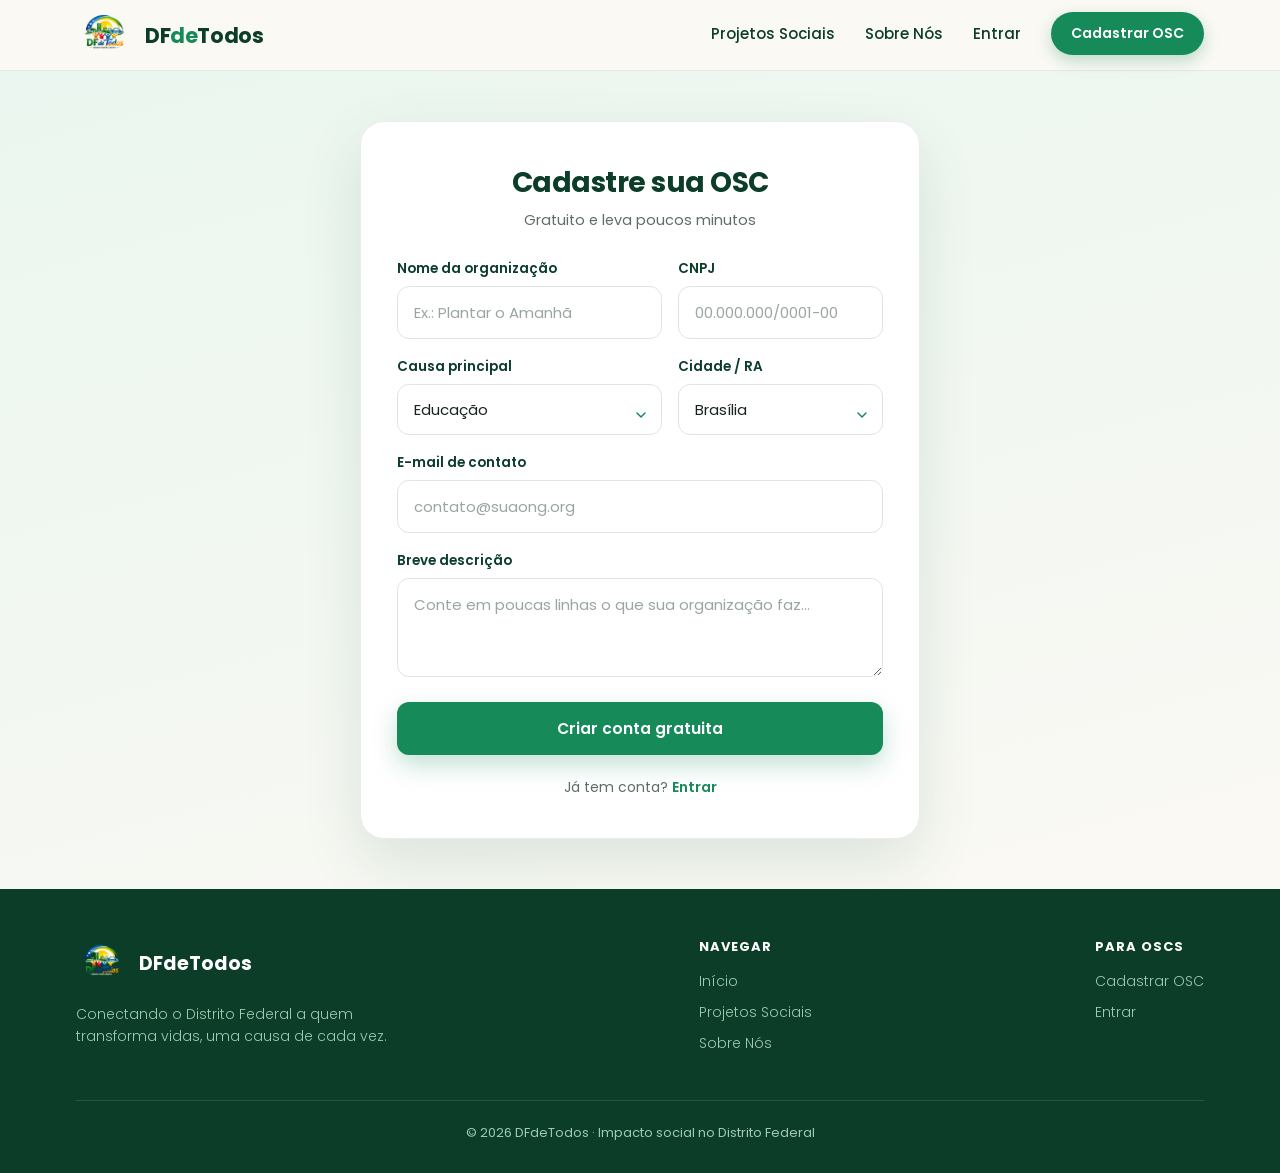
<file: cadastro-osc.html>
<!DOCTYPE html>
<html lang="pt-br">

<head>
    <meta charset="UTF-8">
    <meta name="viewport" content="width=device-width, initial-scale=1.0">
    <title>Cadastrar OSC — DFdeTodos</title>
    <link rel="stylesheet" href="css/estilo.css">
    <link rel="stylesheet" href="css/auth.css">
</head>

<body>

    <header>
        <div class="container nav-inner">
            <a href="home.html" class="brand">
                <img class="brand-logo" src="img/Logo DFdeTodos.png" alt="DFdeTodos">
                <span class="brand-name">DF<span>de</span>Todos</span>
            </a>
            <nav class="menu">
                <a href="projetos.html">Projetos Sociais</a>
                <a href="sobre.html">Sobre Nós</a>
                <a href="login.html" class="btn-entrar">Entrar</a>
                <a href="cadastro-osc.html"><button class="btn-cadastrar">Cadastrar OSC</button></a>
            </nav>
            <div class="menu-btn" onclick="document.querySelector('.mobile-menu').classList.toggle('aberto')">
                <svg width="22" height="22" viewBox="0 0 24 24"><rect x="3" y="6" width="18" height="2.2" rx="1.1" fill="#0B3D29"/><rect x="3" y="11" width="18" height="2.2" rx="1.1" fill="#0B3D29"/><rect x="3" y="16" width="18" height="2.2" rx="1.1" fill="#0B3D29"/></svg>
            </div>
        </div>
        <div class="mobile-menu">
            <a href="projetos.html">Projetos Sociais</a>
            <a href="sobre.html">Sobre Nós</a>
            <div class="mobile-actions">
                <a href="login.html" class="ghost">Entrar</a>
                <a href="cadastro-osc.html" class="solid">Cadastrar OSC</a>
            </div>
        </div>
    </header>

    <main class="auth-stage">

        <div class="auth-card wide">
            <h1>Cadastre sua OSC</h1>
            <p class="auth-sub">Gratuito e leva poucos minutos</p>
            <form>
                <div class="form-row">
                    <div class="form-col">
                        <label>Nome da organização</label>
                        <input placeholder="Ex.: Plantar o Amanhã">
                    </div>
                    <div class="form-col small">
                        <label>CNPJ</label>
                        <input placeholder="00.000.000/0001-00">
                    </div>
                </div>

                <div class="form-row">
                    <div class="form-col">
                        <label>Causa principal</label>
                        <div class="select-wrap">
                            <select>
                                <option>Educação</option><option>Saúde</option><option>Meio Ambiente</option><option>Assistência Social</option><option>Cultura</option><option>Causa Animal</option><option>Pessoa Idosa</option>
                            </select>
                            <svg width="16" height="16" viewBox="0 0 24 24" fill="none"><polyline points="6,9 12,15 18,9" stroke="#178A5A" stroke-width="2.2" fill="none" stroke-linecap="round" stroke-linejoin="round"/></svg>
                        </div>
                    </div>
                    <div class="form-col small">
                        <label>Cidade / RA</label>
                        <div class="select-wrap">
                            <select>
                                <option>Brasília</option><option>Ceilândia</option><option>Taguatinga</option><option>Samambaia</option><option>Planaltina</option><option>Gama</option><option>Sobradinho</option><option>Brazlândia</option><option>Estrutural</option><option>Sol Nascente</option>
                            </select>
                            <svg width="16" height="16" viewBox="0 0 24 24" fill="none"><polyline points="6,9 12,15 18,9" stroke="#178A5A" stroke-width="2.2" fill="none" stroke-linecap="round" stroke-linejoin="round"/></svg>
                        </div>
                    </div>
                </div>

                <label>E-mail de contato</label>
                <input type="email" placeholder="contato@suaong.org">

                <label>Breve descrição</label>
                <textarea rows="3" placeholder="Conte em poucas linhas o que sua organização faz..."></textarea>

                <button type="submit" class="auth-btn">Criar conta gratuita</button>
            </form>
            <div class="auth-foot">Já tem conta? <a href="login.html">Entrar</a></div>
        </div>

    </main>

    <footer>
        <div class="container footer-inner">
            <div class="footer-top">
                <div class="footer-brand">
                    <div class="row">
                        <img class="footer-logo" src="img/Logo DFdeTodos.png" alt="DFdeTodos">
                        <span class="name">DFdeTodos</span>
                    </div>
                    <p>Conectando o Distrito Federal a quem transforma vidas, uma causa de cada vez.</p>
                </div>
                <div class="footer-col">
                    <h4>Navegar</h4>
                    <a href="home.html">Início</a>
                    <a href="projetos.html">Projetos Sociais</a>
                    <a href="sobre.html">Sobre Nós</a>
                </div>
                <div class="footer-col">
                    <h4>Para OSCs</h4>
                    <a href="cadastro-osc.html">Cadastrar OSC</a>
                    <a href="login.html">Entrar</a>
                </div>
            </div>
            <div class="footer-bottom">© 2026 DFdeTodos · Impacto social no Distrito Federal</div>
        </div>
    </footer>

</body>

</html>
</file>
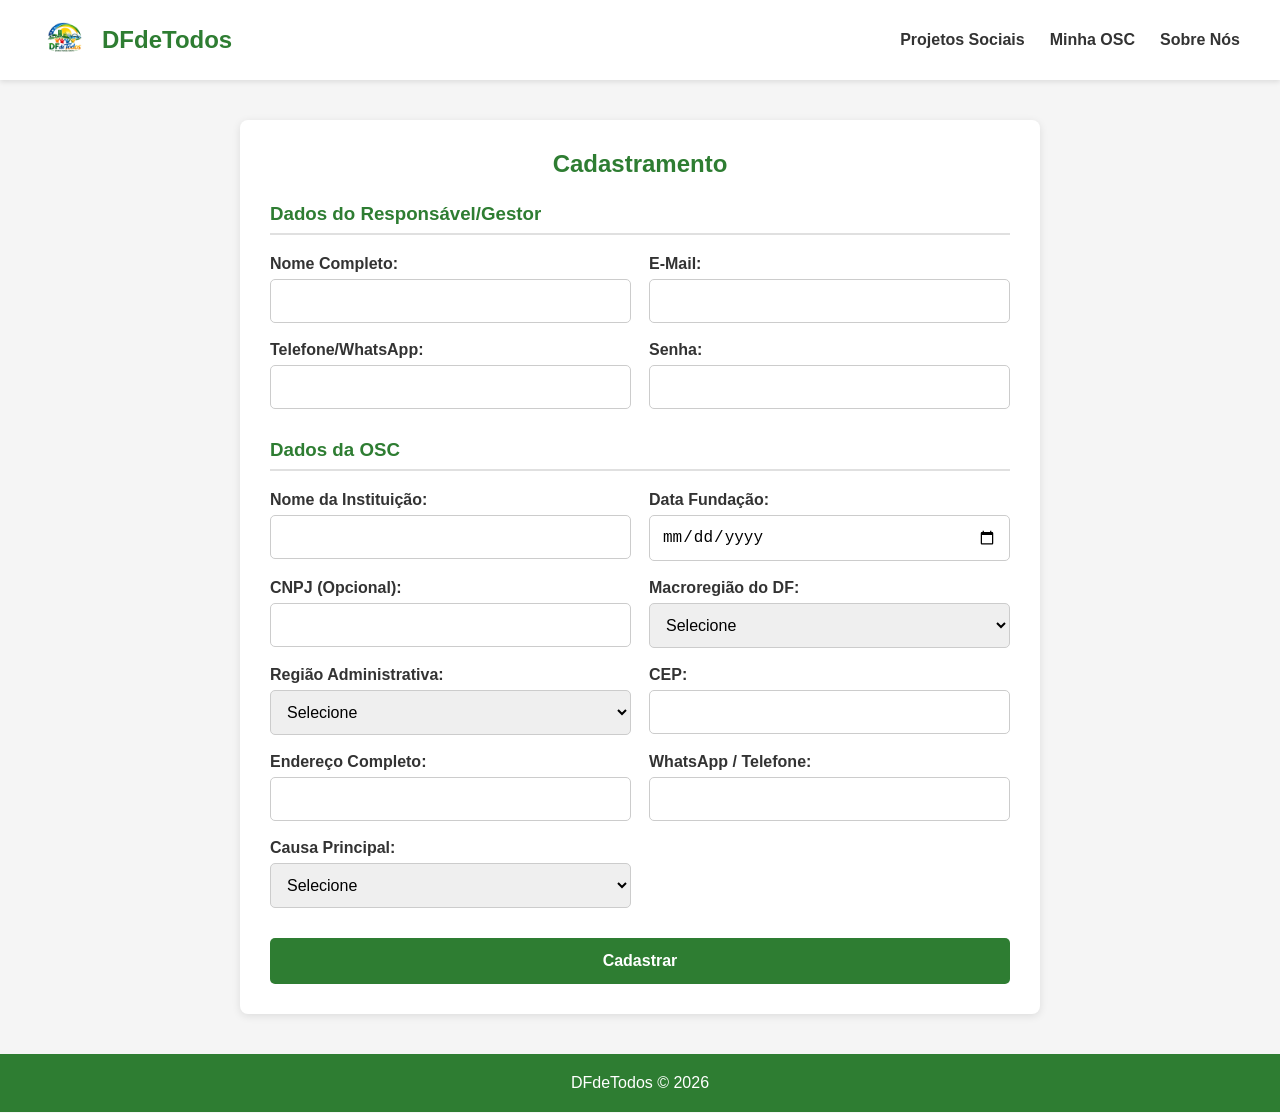
<file: cadastro.html>
<!DOCTYPE html>
<html lang="pt-br">

<head>
    <meta charset="UTF-8">
    <meta name="viewport" content="width=device-width, initial-scale=1.0">
    <title>Cadastramento - DFdeTodos</title>
    <link rel="stylesheet" href="css/cadastro.css">
</head>

<body>

    <header>
        <button class="menu-btn" onclick="document.querySelector('nav').classList.toggle('aberto')">☰</button>

        <h2 class="titulo">DFdeTodos</h2>

        <img class="logo-img" src="img/Logo DFdeTodos.png" alt="DFdeTodos">

        <nav>
            <a href="projetos.html">Projetos Sociais</a>
            <a href="perfil-osc.html">Minha OSC</a>
            <a href="sobre.html">Sobre Nós</a>
        </nav>
    </header>

    <main>

        <form class="cadastro-box">

            <h2>Cadastramento</h2>

            <section>
                <h3>Dados do Responsável/Gestor</h3>

                <div class="grid">

                    <div class="campo">
                        <label for="nome">Nome Completo:</label>
                        <input type="text" id="nome">
                    </div>

                    <div class="campo">
                        <label for="email">E-Mail:</label>
                        <input type="email" id="email">
                    </div>

                    <div class="campo">
                        <label for="telefone">Telefone/WhatsApp:</label>
                        <input type="text" id="telefone">
                    </div>

                    <div class="campo">
                        <label for="senha">Senha:</label>
                        <input type="password" id="senha">
                    </div>

                </div>
            </section>

            <section>
                <h3>Dados da OSC</h3>

                <div class="grid">

                    <div class="campo">
                        <label for="instituicao">Nome da Instituição:</label>
                        <input type="text" id="instituicao">
                    </div>

                    <div class="campo">
                        <label for="fundacao">Data Fundação:</label>
                        <input type="date" id="fundacao">
                    </div>

                    <div class="campo">
                        <label for="cnpj">CNPJ (Opcional):</label>
                        <input type="text" id="cnpj">
                    </div>

                    <div class="campo">
                        <label for="macroregiao">Macroregião do DF:</label>
                        <select id="macroregiao">
                            <option>Selecione</option>
                        </select>
                    </div>

                    <div class="campo">
                        <label for="regiao">Região Administrativa:</label>
                        <select id="regiao">
                            <option>Selecione</option>
                        </select>
                    </div>

                    <div class="campo">
                        <label for="cep">CEP:</label>
                        <input type="text" id="cep">
                    </div>

                    <div class="campo">
                        <label for="endereco">Endereço Completo:</label>
                        <input type="text" id="endereco">
                    </div>

                    <div class="campo">
                        <label for="whatsapp">WhatsApp / Telefone:</label>
                        <input type="text" id="whatsapp">
                    </div>

                    <div class="campo">
                        <label for="causa">Causa Principal:</label>
                        <select id="causa">
                            <option>Selecione</option>
                        </select>
                    </div>

                </div>
            </section>

            <button type="submit">Cadastrar</button>

        </form>

    </main>

    <footer>
        <p>DFdeTodos © 2026</p>
    </footer>

</body>

</html>
</file>
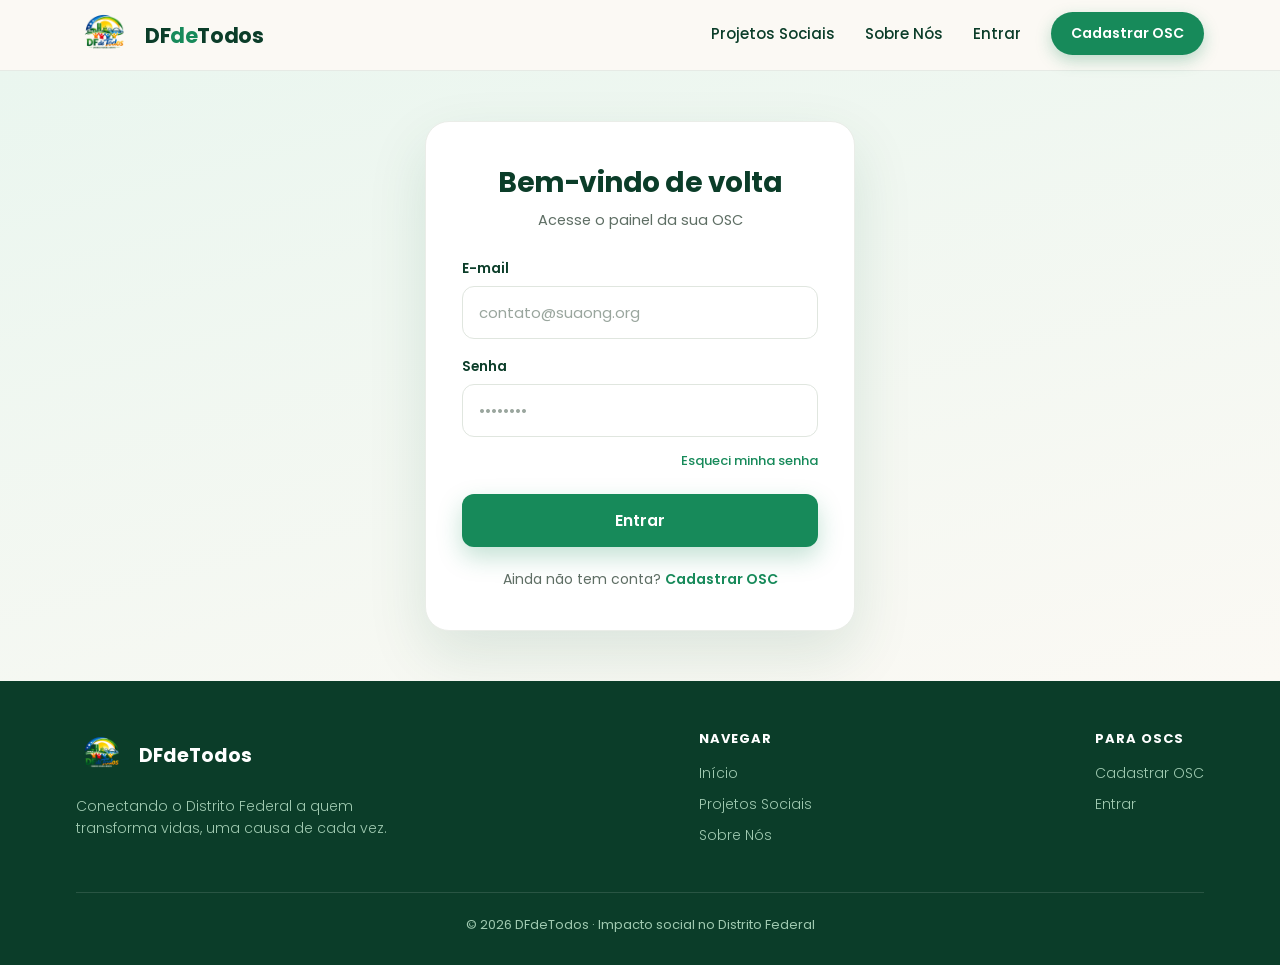
<file: login.html>
<!DOCTYPE html>
<html lang="pt-br">

<head>
    <meta charset="UTF-8">
    <meta name="viewport" content="width=device-width, initial-scale=1.0">
    <title>Entrar — DFdeTodos</title>
    <link rel="stylesheet" href="css/estilo.css">
    <link rel="stylesheet" href="css/auth.css">
</head>

<body>

    <header>
        <div class="container nav-inner">
            <a href="home.html" class="brand">
                <img class="brand-logo" src="img/Logo DFdeTodos.png" alt="DFdeTodos">
                <span class="brand-name">DF<span>de</span>Todos</span>
            </a>
            <nav class="menu">
                <a href="projetos.html">Projetos Sociais</a>
                <a href="sobre.html">Sobre Nós</a>
                <a href="login.html" class="btn-entrar">Entrar</a>
                <a href="cadastro-osc.html"><button class="btn-cadastrar">Cadastrar OSC</button></a>
            </nav>
            <div class="menu-btn" onclick="document.querySelector('.mobile-menu').classList.toggle('aberto')">
                <svg width="22" height="22" viewBox="0 0 24 24"><rect x="3" y="6" width="18" height="2.2" rx="1.1" fill="#0B3D29"/><rect x="3" y="11" width="18" height="2.2" rx="1.1" fill="#0B3D29"/><rect x="3" y="16" width="18" height="2.2" rx="1.1" fill="#0B3D29"/></svg>
            </div>
        </div>
        <div class="mobile-menu">
            <a href="projetos.html">Projetos Sociais</a>
            <a href="sobre.html">Sobre Nós</a>
            <div class="mobile-actions">
                <a href="login.html" class="ghost">Entrar</a>
                <a href="cadastro-osc.html" class="solid">Cadastrar OSC</a>
            </div>
        </div>
    </header>

    <main class="auth-stage">

        <div class="auth-card">
            <h1>Bem-vindo de volta</h1>
            <p class="auth-sub">Acesse o painel da sua OSC</p>
            <form>
                <label>E-mail</label>
                <input type="email" placeholder="contato@suaong.org">

                <label>Senha</label>
                <input type="password" placeholder="••••••••">

                <div class="esqueci"><span>Esqueci minha senha</span></div>

                <button type="submit" class="auth-btn">Entrar</button>
            </form>
            <div class="auth-foot">Ainda não tem conta? <a href="cadastro-osc.html">Cadastrar OSC</a></div>
        </div>

    </main>

    <footer>
        <div class="container footer-inner">
            <div class="footer-top">
                <div class="footer-brand">
                    <div class="row">
                        <img class="footer-logo" src="img/Logo DFdeTodos.png" alt="DFdeTodos">
                        <span class="name">DFdeTodos</span>
                    </div>
                    <p>Conectando o Distrito Federal a quem transforma vidas, uma causa de cada vez.</p>
                </div>
                <div class="footer-col">
                    <h4>Navegar</h4>
                    <a href="home.html">Início</a>
                    <a href="projetos.html">Projetos Sociais</a>
                    <a href="sobre.html">Sobre Nós</a>
                </div>
                <div class="footer-col">
                    <h4>Para OSCs</h4>
                    <a href="cadastro-osc.html">Cadastrar OSC</a>
                    <a href="login.html">Entrar</a>
                </div>
            </div>
            <div class="footer-bottom">© 2026 DFdeTodos · Impacto social no Distrito Federal</div>
        </div>
    </footer>

</body>

</html>
</file>
<file: css/estilo.css>
/* ===== Base ===== */
@import url('https://fonts.googleapis.com/css2?family=Poppins:wght@300;400;500;600;700;800&display=swap');

* {
    box-sizing: border-box;
}

html, body {
    margin: 0;
    padding: 0;
}

body {
    font-family: 'Poppins', system-ui, sans-serif;
    background: #FBF9F4;
    color: #18231D;
    min-height: 100vh;
    display: flex;
    flex-direction: column;
}

::selection {
    background: #178A5A;
    color: #fff;
}

input, button, select, textarea {
    font-family: 'Poppins', system-ui, sans-serif;
}

input::placeholder, textarea::placeholder {
    color: #9aa69e;
}

a {
    color: inherit;
    text-decoration: none;
}

img {
    display: block;
}

@keyframes fadeUp {
    from { opacity: 0; transform: translateY(14px); }
    to { opacity: 1; transform: none; }
}

.container {
    width: 100%;
    max-width: 1240px;
    margin: 0 auto;
    padding-left: 56px;
    padding-right: 56px;
}

main {
    background: #FBF9F4;
    flex: 1;
}

/* ===== Header / Nav ===== */
header {
    position: sticky;
    top: 0;
    z-index: 60;
    background: rgba(251, 249, 244, 0.88);
    backdrop-filter: blur(12px);
    -webkit-backdrop-filter: blur(12px);
    border-bottom: 1px solid #E6EAE5;
}

.nav-inner {
    display: flex;
    align-items: center;
    justify-content: space-between;
    height: 70px;
}

.brand {
    display: flex;
    align-items: center;
    gap: 11px;
    cursor: pointer;
}

.brand-logo {
    height: 58px;
    width: auto;
}

.brand-name {
    font-size: 21px;
    font-weight: 700;
    letter-spacing: -0.4px;
    color: #0B3D29;
}

.brand-name span {
    color: #178A5A;
}

nav.menu {
    display: flex;
    align-items: center;
    gap: 30px;
}

nav.menu a {
    font-size: 15px;
    font-weight: 500;
    color: #0B3D29;
    padding-bottom: 4px;
    transition: all .15s;
}

nav.menu a:hover {
    color: #178A5A;
}

.btn-entrar {
    font-size: 14.5px;
    font-weight: 500;
    color: #0B3D29;
}

.btn-cadastrar {
    background: #178A5A;
    color: #fff;
    border: none;
    border-radius: 999px;
    padding: 11px 20px;
    font-size: 14px;
    font-weight: 600;
    cursor: pointer;
    box-shadow: 0 6px 16px rgba(23, 138, 90, 0.28);
    transition: background .15s;
}

.btn-cadastrar:hover {
    background: #0F5C3C;
}

.menu-btn {
    display: none;
    width: 42px;
    height: 42px;
    border-radius: 11px;
    border: 1px solid #DCE3DC;
    background: #fff;
    align-items: center;
    justify-content: center;
    cursor: pointer;
}

.mobile-menu {
    display: none;
    padding: 8px 56px 22px;
    border-top: 1px solid #E6EAE5;
    flex-direction: column;
    gap: 4px;
    animation: fadeUp .25s ease;
}

.mobile-menu.aberto {
    display: flex;
}

.mobile-menu a {
    padding: 13px 6px;
    font-size: 16px;
    font-weight: 600;
    color: #18231D;
    border-bottom: 1px solid #EEF1EC;
}

.mobile-menu .mobile-actions {
    display: flex;
    gap: 10px;
    margin-top: 14px;
}

.mobile-menu .mobile-actions a {
    flex: 1;
    text-align: center;
    border: none;
    border-bottom: none;
    border-radius: 12px;
    padding: 13px;
    font-size: 15px;
    font-weight: 600;
}

.mobile-menu .mobile-actions .ghost {
    background: #fff;
    color: #0B3D29;
    border: 1.5px solid #178A5A;
}

.mobile-menu .mobile-actions .solid {
    background: #178A5A;
    color: #fff;
}

/* ===== Botões genéricos ===== */
.btn {
    border: none;
    border-radius: 12px;
    font-weight: 600;
    cursor: pointer;
    transition: all .15s;
}

.btn-primary {
    background: #178A5A;
    color: #fff;
    box-shadow: 0 10px 24px rgba(23, 138, 90, 0.26);
}

.btn-primary:hover {
    background: #0F5C3C;
}

.btn-gold {
    background: #F2A93B;
    color: #3A2606;
}

.btn-gold:hover {
    background: #fff;
}

.section-eyebrow {
    font-size: 13px;
    font-weight: 700;
    letter-spacing: 2px;
    text-transform: uppercase;
    color: #178A5A;
    margin: 0 0 8px;
}

.section-eyebrow.gold {
    color: #F2A93B;
}

.section-title {
    font-size: 28px;
    font-weight: 700;
    color: #0B3D29;
    margin: 0;
    letter-spacing: -0.6px;
}

/* ===== Footer ===== */
footer {
    background: #0B3D29;
    color: #BFE0CD;
}

.footer-inner {
    padding-top: 48px;
    padding-bottom: 30px;
}

.footer-top {
    display: flex;
    flex-wrap: wrap;
    gap: 40px;
    justify-content: space-between;
}

.footer-brand {
    flex: 1 1 280px;
    max-width: 340px;
}

.footer-brand .row {
    display: flex;
    align-items: center;
    gap: 11px;
    margin-bottom: 14px;
}

.footer-logo {
    height: 52px;
    width: auto;
}

.footer-brand .name {
    font-size: 19px;
    font-weight: 700;
    color: #fff;
}

.footer-brand p {
    font-size: 14px;
    line-height: 1.6;
    margin: 0;
    color: #9FC9B0;
    font-weight: 300;
}

.footer-col h4 {
    font-size: 13px;
    font-weight: 700;
    letter-spacing: 1px;
    text-transform: uppercase;
    color: #fff;
    margin: 0 0 14px;
}

.footer-col a {
    display: block;
    font-size: 14px;
    color: #9FC9B0;
    margin-bottom: 10px;
    font-weight: 300;
}

.footer-col a:hover {
    color: #fff;
}

.footer-bottom {
    margin-top: 36px;
    padding-top: 22px;
    border-top: 1px solid rgba(255, 255, 255, 0.12);
    font-size: 13px;
    color: #9FC9B0;
    text-align: center;
}

/* ===== Cards de causa ===== */
.causes-grid {
    display: grid;
    grid-template-columns: repeat(auto-fill, minmax(150px, 1fr));
    gap: 14px;
}

.cause-card {
    background: #fff;
    border: 1px solid #EAEDE8;
    border-radius: 16px;
    padding: 20px 16px;
    cursor: pointer;
    transition: all .18s;
}

.cause-card:hover {
    border-color: #178A5A;
    transform: translateY(-3px);
    box-shadow: 0 12px 26px rgba(15, 92, 60, 0.1);
}

.cause-card .dot {
    display: block;
    width: 38px;
    height: 38px;
    border-radius: 11px;
    margin-bottom: 14px;
}

.cause-card .label {
    font-size: 15px;
    font-weight: 600;
    color: #18231D;
}

.cause-card .count {
    font-size: 12.5px;
    color: #8B978E;
    margin-top: 3px;
}

/* ===== Card de projeto (grade) ===== */
.card-grid {
    display: grid;
    grid-template-columns: repeat(auto-fill, minmax(300px, 1fr));
    gap: 26px;
}

.project-card {
    background: #fff;
    border: 1px solid #EAEDE8;
    border-radius: 20px;
    overflow: hidden;
    cursor: pointer;
    display: flex;
    flex-direction: column;
    transition: all .18s;
}

.project-card:hover {
    box-shadow: 0 18px 38px rgba(15, 92, 60, 0.14);
    transform: translateY(-4px);
    border-color: #DCEFE3;
}

.project-card .thumb {
    position: relative;
    aspect-ratio: 16 / 10;
    background: #DCEFE3;
    overflow: hidden;
}

.project-card .thumb img {
    width: 100%;
    height: 100%;
    object-fit: cover;
}

.badge-causa {
    position: absolute;
    top: 13px;
    left: 13px;
    font-size: 11.5px;
    font-weight: 600;
    color: #fff;
    padding: 5px 11px;
    border-radius: 999px;
}

.save-btn {
    position: absolute;
    top: 11px;
    right: 11px;
    width: 34px;
    height: 34px;
    border-radius: 10px;
    background: rgba(255, 255, 255, 0.92);
    display: flex;
    align-items: center;
    justify-content: center;
}

.project-card .body {
    padding: 18px 18px 20px;
    display: flex;
    flex-direction: column;
    flex: 1;
}

.project-card .title-row {
    display: flex;
    align-items: center;
    gap: 7px;
    margin-bottom: 9px;
}

.project-card .nome {
    font-size: 17.5px;
    font-weight: 700;
    color: #0B3D29;
    letter-spacing: -0.3px;
}

.local-row {
    display: flex;
    align-items: center;
    gap: 6px;
    margin-bottom: 12px;
}

.local-row .pin {
    width: 7px;
    height: 7px;
    border-radius: 50%;
    background: #F2A93B;
}

.local-row span {
    font-size: 13px;
    color: #5E6E64;
    font-weight: 500;
}

.project-card .resumo {
    font-size: 14px;
    line-height: 1.55;
    color: #5E6E64;
    margin: 0 0 18px;
    display: -webkit-box;
    -webkit-line-clamp: 3;
    -webkit-box-orient: vertical;
    overflow: hidden;
    flex: 1;
}

.btn-saiba {
    background: #EAF6EF;
    color: #0F5C3C;
    border: none;
    border-radius: 11px;
    padding: 12px;
    font-size: 14px;
    font-weight: 600;
    cursor: pointer;
    transition: all .15s;
}

.btn-saiba:hover {
    background: #178A5A;
    color: #fff;
}

/* ===== Responsivo ===== */
@media (max-width: 860px) {
    .container {
        padding-left: 20px;
        padding-right: 20px;
    }

    nav.menu {
        display: none;
    }

    .menu-btn {
        display: flex;
    }

    .mobile-menu {
        padding-left: 20px;
        padding-right: 20px;
    }

    .card-grid {
        grid-template-columns: 1fr;
    }
}
</file>
<file: css/auth.css>
/* ===== Tela de autenticação (login / cadastro) ===== */
.auth-stage {
    background: linear-gradient(165deg, #EAF6EF, #FBF9F4);
    display: flex;
    align-items: center;
    justify-content: center;
    padding: 50px 18px;
}

.auth-card {
    width: 100%;
    max-width: 430px;
    background: #fff;
    border: 1px solid #EAEDE8;
    border-radius: 24px;
    padding: 40px 36px;
    box-shadow: 0 24px 60px rgba(15, 92, 60, 0.12);
}

.auth-card.wide {
    max-width: 560px;
}

.auth-card h1 {
    font-size: 28px;
    font-weight: 700;
    color: #0B3D29;
    margin: 0 0 6px;
    text-align: center;
    letter-spacing: -0.5px;
}

.auth-sub {
    font-size: 14.5px;
    color: #5E6E64;
    text-align: center;
    margin: 0 0 28px;
}

.auth-card label {
    display: block;
    font-size: 13.5px;
    font-weight: 600;
    color: #0B3D29;
    margin-bottom: 7px;
}

.auth-card input,
.auth-card textarea,
.auth-card select {
    width: 100%;
    border: 1.5px solid #E0E6DF;
    border-radius: 12px;
    padding: 14px 16px;
    font-size: 15px;
    color: #18231D;
    outline: none;
    margin-bottom: 18px;
}

.auth-card textarea {
    resize: vertical;
}

.auth-card input:focus,
.auth-card textarea:focus,
.auth-card select:focus {
    border-color: #178A5A;
}

.esqueci {
    text-align: right;
    margin: -8px 0 22px;
}

.esqueci span {
    font-size: 13px;
    color: #178A5A;
    font-weight: 500;
    cursor: pointer;
}

.auth-btn {
    width: 100%;
    background: #178A5A;
    color: #fff;
    border: none;
    border-radius: 12px;
    padding: 15px;
    font-size: 15.5px;
    font-weight: 600;
    cursor: pointer;
    box-shadow: 0 10px 24px rgba(23, 138, 90, 0.26);
}

.auth-btn:hover {
    background: #0F5C3C;
}

.auth-foot {
    text-align: center;
    margin-top: 22px;
    font-size: 14px;
    color: #5E6E64;
}

.auth-foot a {
    color: #178A5A;
    font-weight: 600;
}

/* ===== Cadastro: linhas com colunas ===== */
.form-row {
    display: flex;
    flex-wrap: wrap;
    gap: 16px;
}

.form-col {
    flex: 1 1 220px;
}

.form-col.small {
    flex: 1 1 160px;
}

/* select com seta dentro do card */
.auth-card .select-wrap {
    position: relative;
}

.auth-card .select-wrap select {
    appearance: none;
    -webkit-appearance: none;
    padding-right: 38px;
    cursor: pointer;
    background: #fff;
}

.auth-card .select-wrap svg {
    position: absolute;
    right: 13px;
    top: 23px;
    pointer-events: none;
}
</file>
<file: css/cadastro.css>
* {
    margin: 0;
    padding: 0;
    box-sizing: border-box;
}

body {
    font-family: Arial, Helvetica, sans-serif;
    background-color: #f5f5f5;
    color: #333;
    min-height: 100vh;
    display: flex;
    flex-direction: column;
}

/* Header */
header {
    display: flex;
    align-items: center;
    gap: 12px;
    background-color: #ffffff;
    padding: 15px 40px;
    box-shadow: 0 2px 5px rgba(0, 0, 0, 0.1);
}

.menu-btn {
    display: none;
    background: none;
    border: none;
    font-size: 26px;
    cursor: pointer;
    color: #2e7d32;
}

.logo-img {
    height: 50px;
    order: 1;
}

.titulo {
    color: #2e7d32;
    order: 2;
}

nav {
    display: flex;
    gap: 25px;
    order: 3;
    margin-left: auto;
}

nav a {
    text-decoration: none;
    color: #333;
    font-weight: bold;
}

nav a:hover {
    color: #2e7d32;
}

/* Cadastro */
main {
    display: flex;
    justify-content: center;
    flex: 1;
    padding: 40px 20px;
}

.cadastro-box {
    background-color: #ffffff;
    border-radius: 8px;
    box-shadow: 0 2px 8px rgba(0, 0, 0, 0.1);
    width: 100%;
    max-width: 800px;
    padding: 30px;
}

.cadastro-box > h2 {
    text-align: center;
    color: #2e7d32;
    margin-bottom: 25px;
}

section {
    margin-bottom: 30px;
}

section h3 {
    color: #2e7d32;
    border-bottom: 2px solid #e0e0e0;
    padding-bottom: 8px;
    margin-bottom: 20px;
}

.grid {
    display: grid;
    grid-template-columns: repeat(2, 1fr);
    gap: 18px;
}

.campo label {
    display: block;
    font-weight: bold;
    margin-bottom: 6px;
}

.campo input,
.campo select {
    width: 100%;
    padding: 12px;
    border: 1px solid #ccc;
    border-radius: 5px;
    font-size: 16px;
}

.campo input:focus,
.campo select:focus {
    outline: none;
    border-color: #2e7d32;
}

.cadastro-box button {
    width: 100%;
    padding: 14px;
    border: none;
    border-radius: 5px;
    background-color: #2e7d32;
    color: #ffffff;
    font-size: 16px;
    font-weight: bold;
    cursor: pointer;
}

.cadastro-box button:hover {
    background-color: #1b5e20;
}

/* Footer */
footer {
    background-color: #2e7d32;
    color: #ffffff;
    text-align: center;
    padding: 20px;
    margin-top: auto;
}

/* Responsivo */
@media (max-width: 600px) {
    .grid {
        grid-template-columns: 1fr;
    }

    header {
        padding: 15px 20px;
        flex-wrap: wrap;
    }

    .menu-btn {
        display: block;
        order: 1;
    }

    .titulo {
        order: 2;
        flex: 1;
        text-align: center;
    }

    .logo-img {
        order: 3;
    }

    nav {
        display: none;
        order: 4;
        width: 100%;
        flex-direction: column;
        gap: 12px;
        margin: 15px 0 0;
    }

    nav.aberto {
        display: flex;
    }
}
</file>
